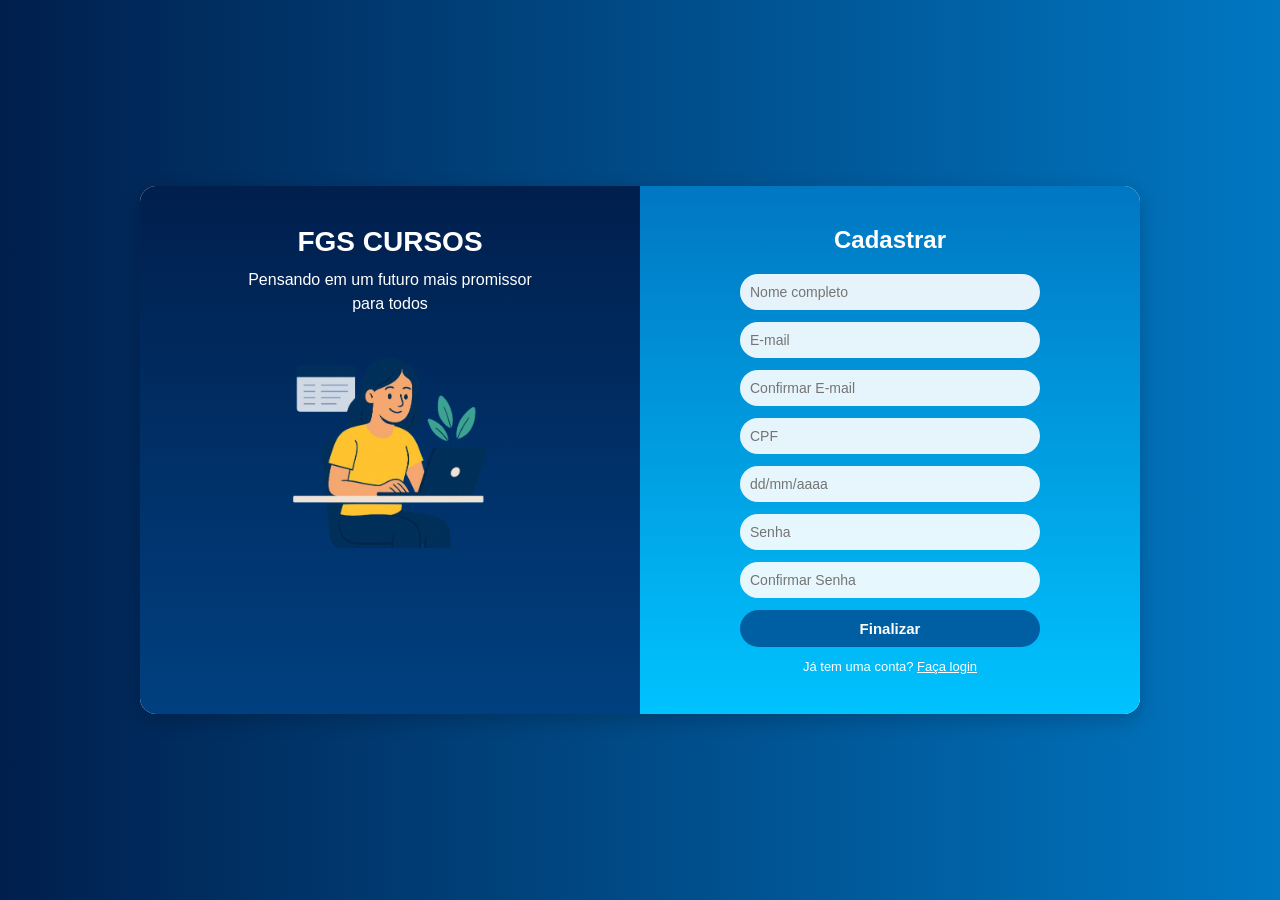
<file: cadastro/cadastro.html>
<!DOCTYPE html>
<html lang="pt-BR">
<head>
  <meta charset="UTF-8" />
  <meta name="viewport" content="width=device-width, initial-scale=1.0"/>
  <title>Cadastro</title>
  <link rel="stylesheet" href="cadastro.css" />
  <link rel="shortcut icon" href="/imagens/cursos/logo.png" type="image/x-icon">
</head>
<body>
  <div class="cadastro-container">
    <div class="info-lado">
      <h1>FGS CURSOS</h1>
      <p>Pensando em um futuro mais promissor<br>para todos</p>
      <img src="/imagens/cursos/ilustraçãoat.png" alt="Ilustração segurança">
    </div>

    <div class="form-lado">
        <form action="processar_cadastro.php" method="POST">
            <h2>Cadastrar</h2>
          
            <input type="text" name="nome" placeholder="Nome completo" required />
            <input type="email" name="email" placeholder="E-mail" required />
            <input type="email" name="confirmar_email" placeholder="Confirmar E-mail" required />
            <input type="text" name="cpf" id="cpf" placeholder="CPF" required />
            <input type="text" name="data_nasc" placeholder="dd/mm/aaaa" required />
            <input type="password" name="senha" placeholder="Senha" required />
            <input type="password" name="confirmar_senha" placeholder="Confirmar Senha" required />
          
            <button type="submit">Finalizar</button>
          
            <p class="login">Já tem uma conta? <a href="/login/login.html">Faça login</a></p>
          </form>
          
    </div>
  </div>
  <script>
    document.getElementById('cpf').addEventListener('input', function (e) {
      let value = e.target.value.replace(/\D/g, ''); // remove tudo que não for número
      if (value.length > 11) value = value.slice(0, 11); // limita a 11 dígitos
      value = value.replace(/(\d{3})(\d)/, '$1.$2');
      value = value.replace(/(\d{3})(\d)/, '$1.$2');
      value = value.replace(/(\d{3})(\d{1,2})$/, '$1-$2');
      e.target.value = value;
    });
  </script>
  
</body>
</html>
</file>
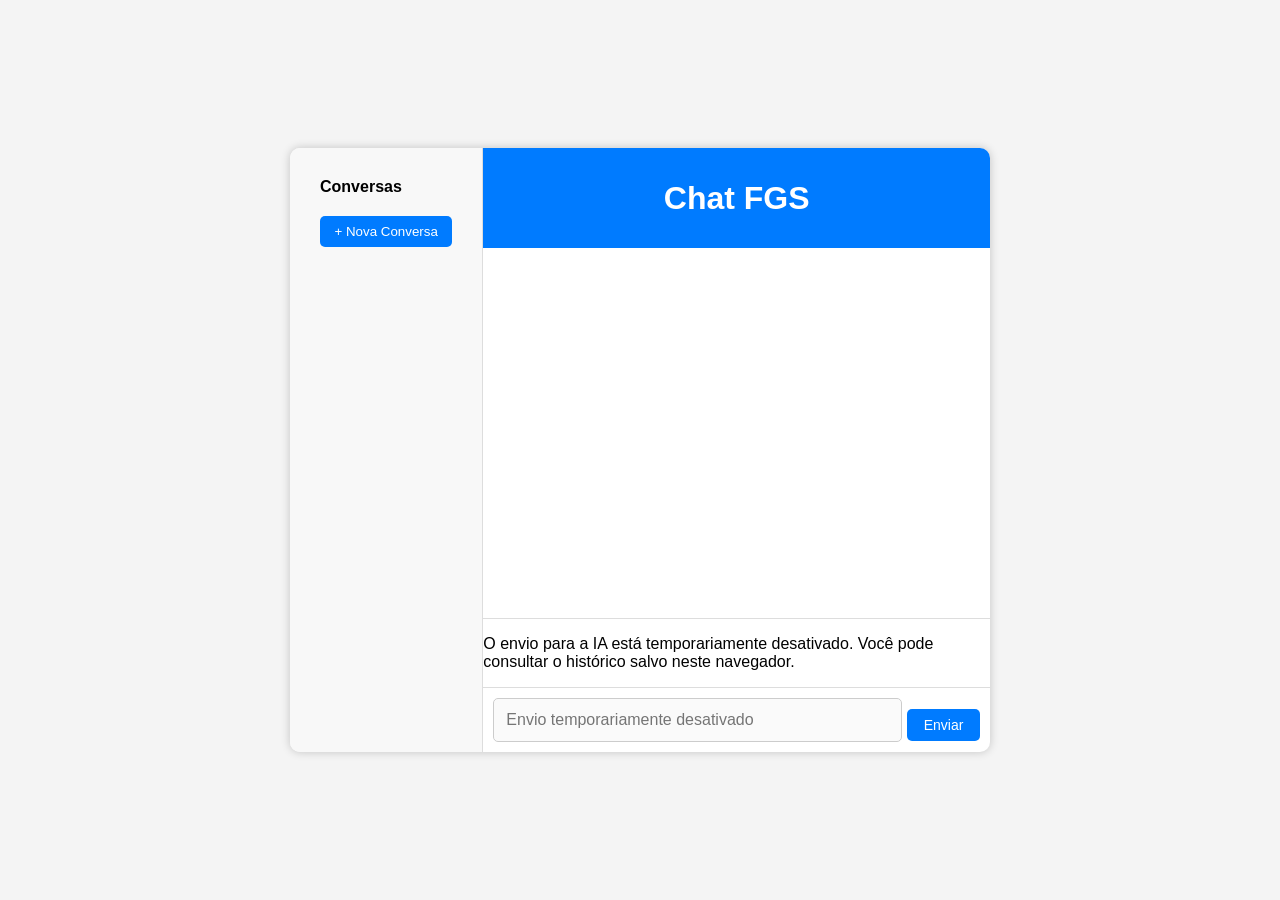
<file: chat/chat.html>
<!DOCTYPE html>
<html lang="pt">
<head>
    <meta charset="UTF-8">
    <meta name="viewport" content="width=device-width, initial-scale=1.0">
    <title>Chat FGS</title>
    <link rel="stylesheet" href="chat.css">
    <link rel="shortcut icon" href="/imagens/cursos/logo.png" type="image/x-icon">
</head>
<body>

    <div id="chat-container">
        <!-- Barra Lateral com Histórico de Conversas -->
        <aside id="history-sidebar">
            <h3>Conversas</h3>
            <ul id="history-list"></ul>
            <button onclick="promptNewChat()">+ Nova Conversa</button>
        </aside>

        <!-- Corpo do Chat -->
        <main id="chat-main">
            <header>
                <!-- <img src="imagens/logo.png" alt="Logo FGS" class="logo"> -->
                <h1>Chat FGS</h1>
            </header>

            <div id="chat-box"></div>

            <p role="status">O envio para a IA está temporariamente desativado. Você pode consultar o histórico salvo neste navegador.</p>
            <div id="input-area">
                <input type="text" id="user-input" placeholder="Envio temporariamente desativado" disabled />
                <button onclick="sendMessage()" id="send-btn" disabled>Enviar</button>
            </div>
        </main>
    </div>

    <script src="chat.js"></script>

</body>
</html>
</file>
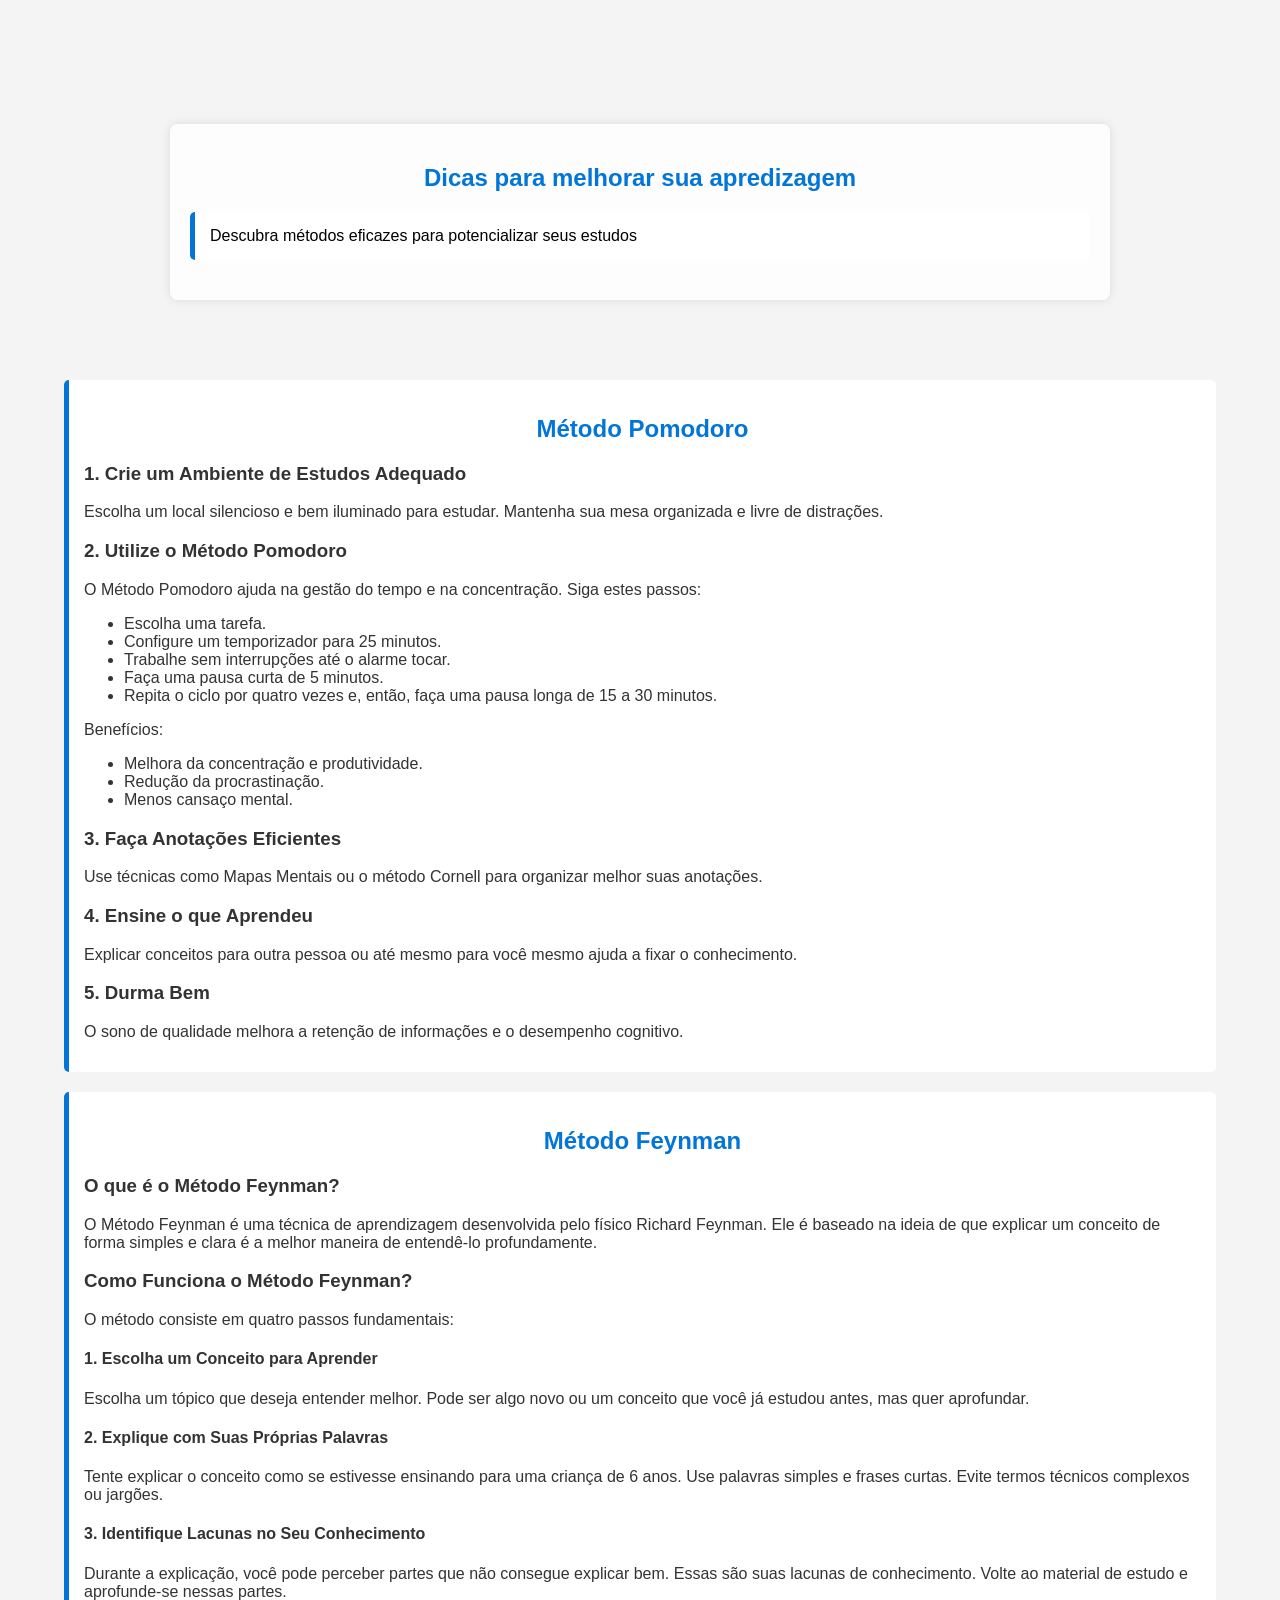
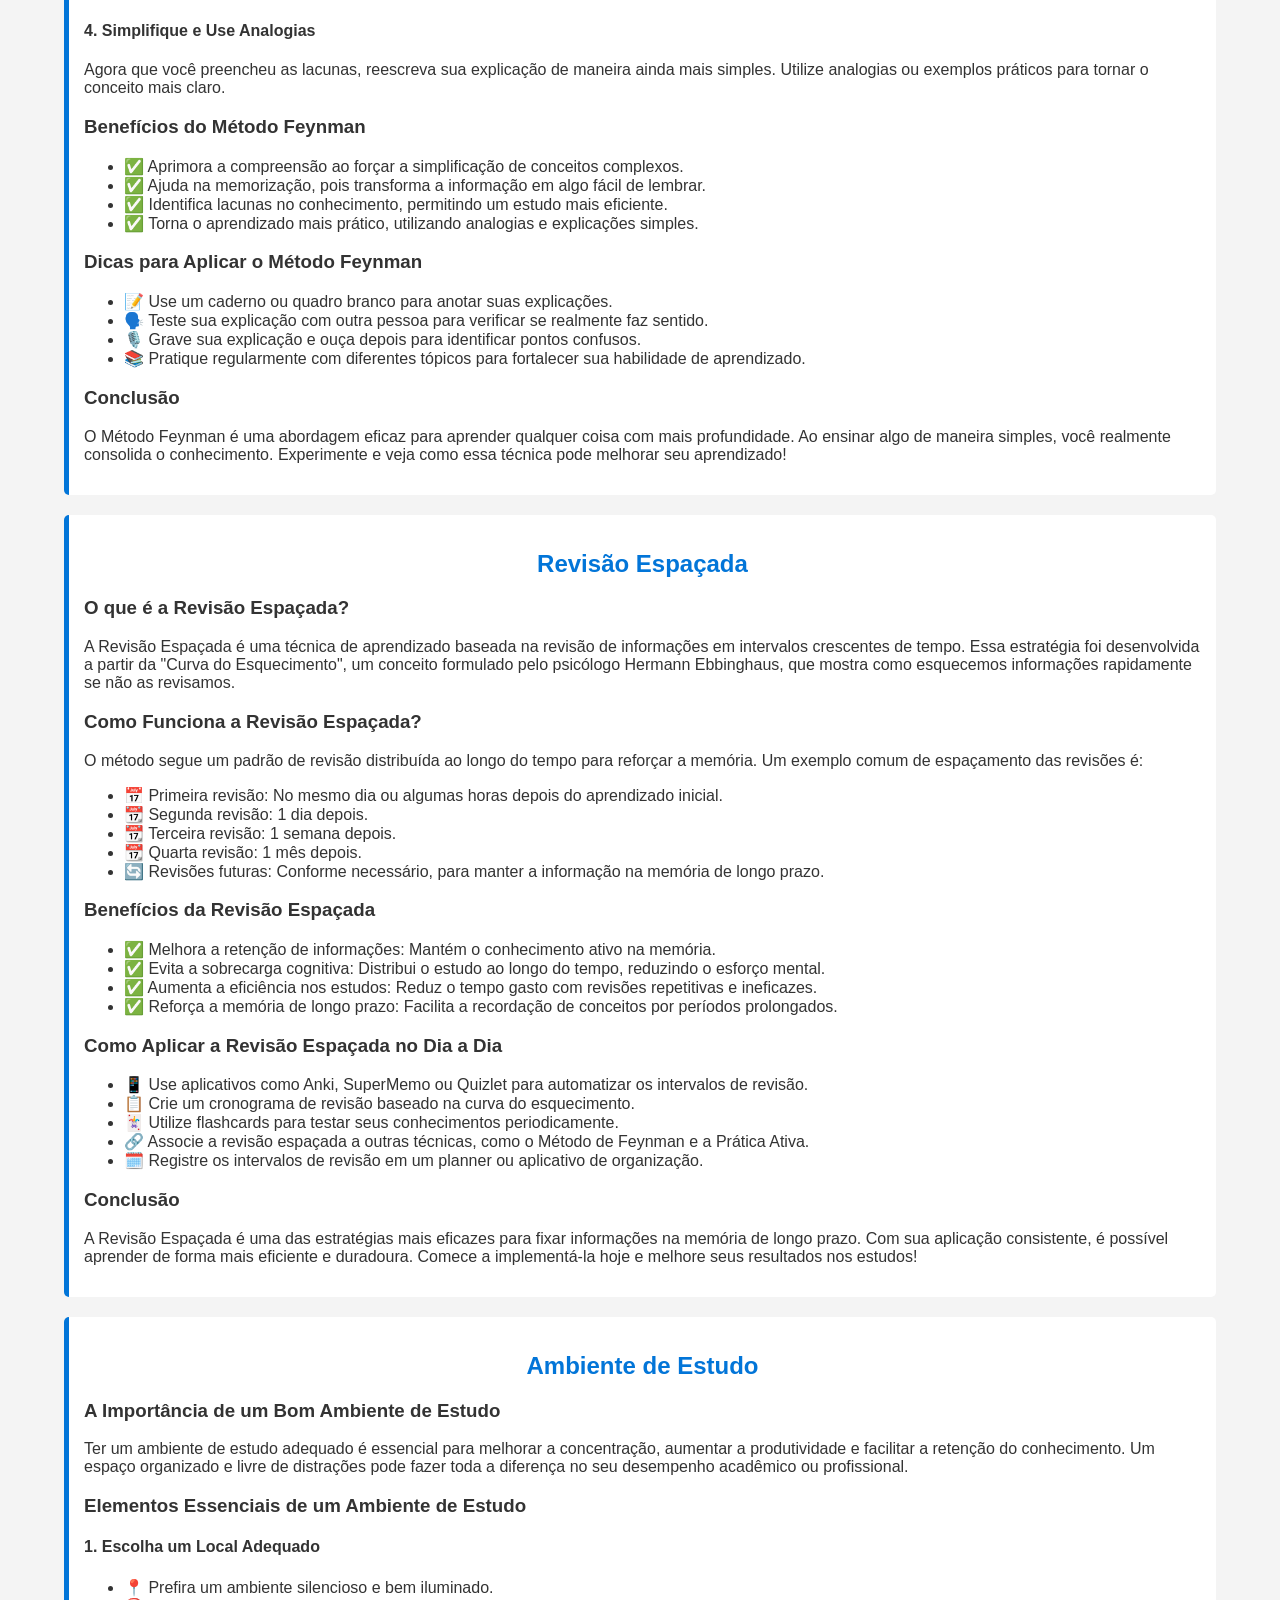
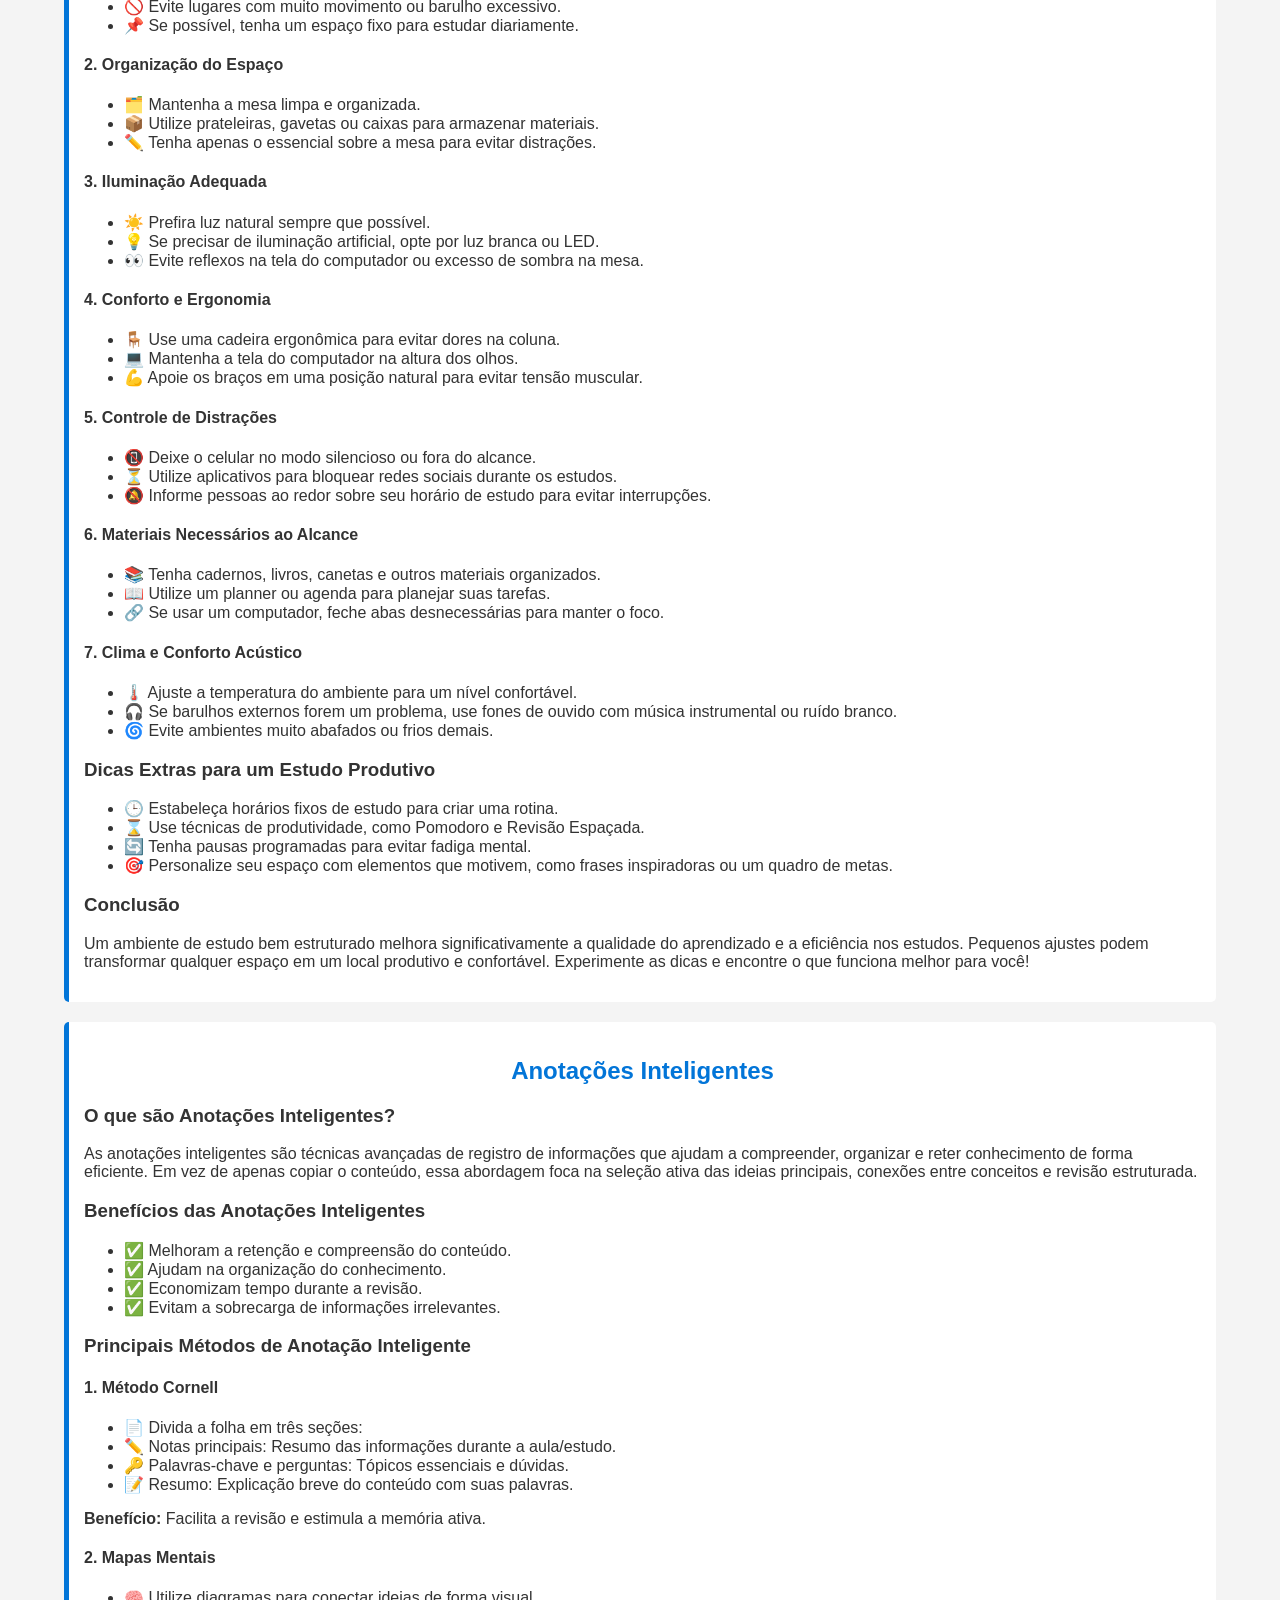
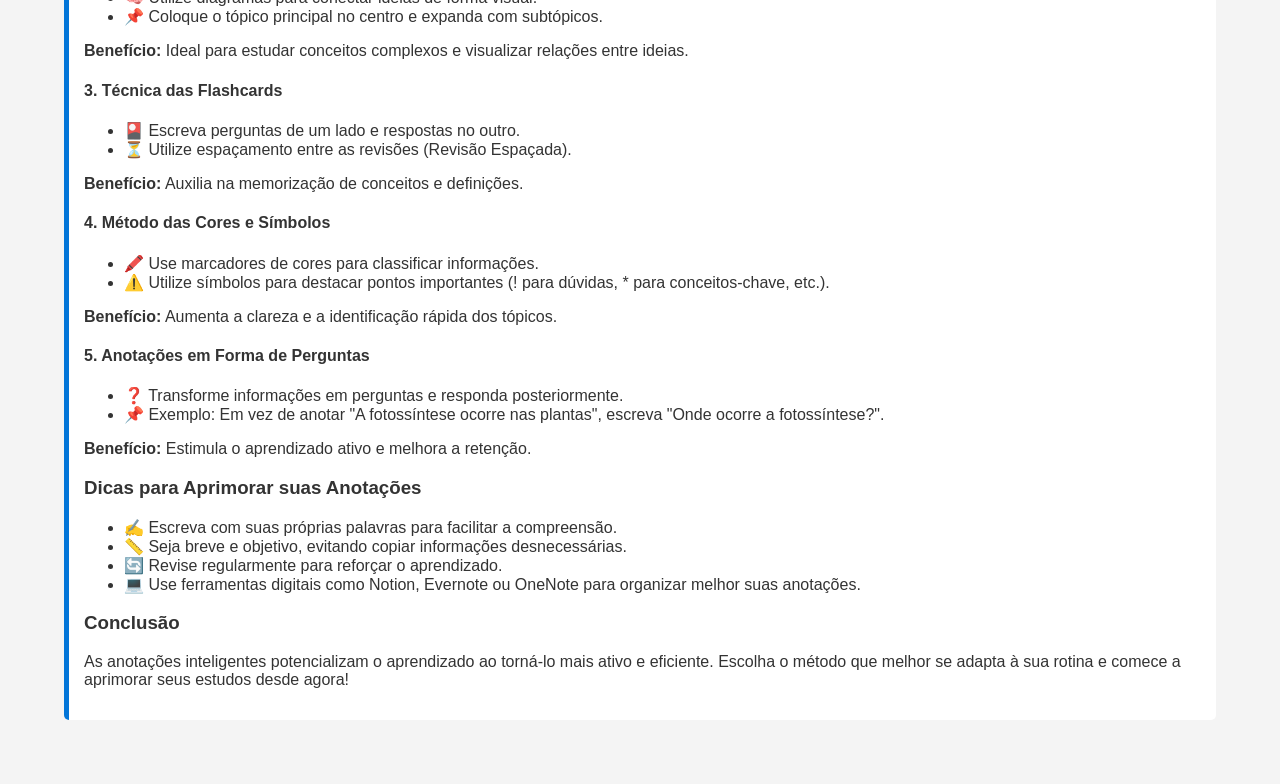
<file: Dicas/dicas.html>
<!DOCTYPE html>
<html lang="pt-BR">
<head>
    <meta charset="UTF-8">
    <meta name="viewport" content="width=device-width, initial-scale=1.0">
    <title>Dicas de Aprendizagem</title>
    <link rel="stylesheet" href="dicas.css">
    <link rel="shortcut icon" href="/imagens/cursos/logo.png" type="image/x-icon">
</head>
<body>
    <video autoplay muted loop id="background-video">
        <source src="/imagens/cursos/videofundo.mp4" type="video/mp4">
        Seu navegador não suporta o formato de vídeo MP4.
      </video>
      
      <div class="content">
        <!-- Aqui fica o conteúdo do seu site -->
        <div class="container">
          <h2>Dicas para melhorar sua apredizagem</h2>
          <div class="dica">Descubra métodos eficazes para potencializar seus estudos</div>
        </div>
      </div>
      
   
    
    <section class="dicas-container">
        <div class="dica">
            <h2>Método Pomodoro</h2>
            <div>              
                <div>
                  <h3>1. Crie um Ambiente de Estudos Adequado</h3>
                  <p>Escolha um local silencioso e bem iluminado para estudar. Mantenha sua mesa organizada e livre de distrações.</p>
                </div>
                
                <div>
                  <h3>2. Utilize o Método Pomodoro</h3>
                  <p>O Método Pomodoro ajuda na gestão do tempo e na concentração. Siga estes passos:</p>
                  <ul>
                    <li>Escolha uma tarefa.</li>
                    <li>Configure um temporizador para 25 minutos.</li>
                    <li>Trabalhe sem interrupções até o alarme tocar.</li>
                    <li>Faça uma pausa curta de 5 minutos.</li>
                    <li>Repita o ciclo por quatro vezes e, então, faça uma pausa longa de 15 a 30 minutos.</li>
                  </ul>
                  <p">Benefícios:</p>
                  <ul>
                    <li>Melhora da concentração e produtividade.</li>
                    <li>Redução da procrastinação.</li>
                    <li>Menos cansaço mental.</li>
                  </ul>
                </div>
                
                <div>
                  <h3>3. Faça Anotações Eficientes</h3>
                  <p>Use técnicas como Mapas Mentais ou o método Cornell para organizar melhor suas anotações.</p>
                </div>
                
                <div>
                  <h3>4. Ensine o que Aprendeu</h3>
                  <p>Explicar conceitos para outra pessoa ou até mesmo para você mesmo ajuda a fixar o conhecimento.</p>
                </div>
                
                <div>
                  <h3>5. Durma Bem</h3>
                  <p>O sono de qualidade melhora a retenção de informações e o desempenho cognitivo.</p>
                </div>
              </div>
        </div>
        
        <div class="dica">
            <h2>Método Feynman</h2>
                <h3>O que é o Método Feynman?</h3>
                <p>O Método Feynman é uma técnica de aprendizagem desenvolvida pelo físico Richard Feynman. Ele é baseado na ideia de que explicar um conceito de forma simples e clara é a melhor maneira de entendê-lo profundamente.</p>
                
                <h3>Como Funciona o Método Feynman?</h3>
                <p>O método consiste em quatro passos fundamentais:</p>
                
                <h4>1. Escolha um Conceito para Aprender</h4>
                <p>Escolha um tópico que deseja entender melhor. Pode ser algo novo ou um conceito que você já estudou antes, mas quer aprofundar.</p>
                
                <h4>2. Explique com Suas Próprias Palavras</h4>
                <p>Tente explicar o conceito como se estivesse ensinando para uma criança de 6 anos. Use palavras simples e frases curtas. Evite termos técnicos complexos ou jargões.</p>
                
                <h4>3. Identifique Lacunas no Seu Conhecimento</h4>
                <p>Durante a explicação, você pode perceber partes que não consegue explicar bem. Essas são suas lacunas de conhecimento. Volte ao material de estudo e aprofunde-se nessas partes.</p>
                
                <h4>4. Simplifique e Use Analogias</h4>
                <p>Agora que você preencheu as lacunas, reescreva sua explicação de maneira ainda mais simples. Utilize analogias ou exemplos práticos para tornar o conceito mais claro.</p>
                
                <h3>Benefícios do Método Feynman</h3>
                <ul>
                    <li>✅ Aprimora a compreensão ao forçar a simplificação de conceitos complexos.</li>
                    <li>✅ Ajuda na memorização, pois transforma a informação em algo fácil de lembrar.</li>
                    <li>✅ Identifica lacunas no conhecimento, permitindo um estudo mais eficiente.</li>
                    <li>✅ Torna o aprendizado mais prático, utilizando analogias e explicações simples.</li>
                </ul>
                
                <h3>Dicas para Aplicar o Método Feynman</h3>
                <ul>
                    <li>📝 Use um caderno ou quadro branco para anotar suas explicações.</li>
                    <li>🗣️ Teste sua explicação com outra pessoa para verificar se realmente faz sentido.</li>
                    <li>🎙️ Grave sua explicação e ouça depois para identificar pontos confusos.</li>
                    <li>📚 Pratique regularmente com diferentes tópicos para fortalecer sua habilidade de aprendizado.</li>
                </ul>
                
                <h3>Conclusão</h3>
                <p>O Método Feynman é uma abordagem eficaz para aprender qualquer coisa com mais profundidade. Ao ensinar algo de maneira simples, você realmente consolida o conhecimento. Experimente e veja como essa técnica pode melhorar seu aprendizado!</p>
            </div>

        <div class="dica">
            <h2>Revisão Espaçada</h2>
            <h3>O que é a Revisão Espaçada?</h3>
            <p>A Revisão Espaçada é uma técnica de aprendizado baseada na revisão de informações em intervalos crescentes de tempo. Essa estratégia foi desenvolvida a partir da "Curva do Esquecimento", um conceito formulado pelo psicólogo Hermann Ebbinghaus, que mostra como esquecemos informações rapidamente se não as revisamos.</p>
            
            <h3>Como Funciona a Revisão Espaçada?</h3>
            <p>O método segue um padrão de revisão distribuída ao longo do tempo para reforçar a memória. Um exemplo comum de espaçamento das revisões é:</p>
            
            <ul>
                <li>📅 Primeira revisão: No mesmo dia ou algumas horas depois do aprendizado inicial.</li>
                <li>📆 Segunda revisão: 1 dia depois.</li>
                <li>📆 Terceira revisão: 1 semana depois.</li>
                <li>📆 Quarta revisão: 1 mês depois.</li>
                <li>🔄 Revisões futuras: Conforme necessário, para manter a informação na memória de longo prazo.</li>
            </ul>
            
            <h3>Benefícios da Revisão Espaçada</h3>
            <ul>
                <li>✅ Melhora a retenção de informações: Mantém o conhecimento ativo na memória.</li>
                <li>✅ Evita a sobrecarga cognitiva: Distribui o estudo ao longo do tempo, reduzindo o esforço mental.</li>
                <li>✅ Aumenta a eficiência nos estudos: Reduz o tempo gasto com revisões repetitivas e ineficazes.</li>
                <li>✅ Reforça a memória de longo prazo: Facilita a recordação de conceitos por períodos prolongados.</li>
            </ul>
            
            <h3>Como Aplicar a Revisão Espaçada no Dia a Dia</h3>
            <ul>
                <li>📱 Use aplicativos como Anki, SuperMemo ou Quizlet para automatizar os intervalos de revisão.</li>
                <li>📋 Crie um cronograma de revisão baseado na curva do esquecimento.</li>
                <li>🃏 Utilize flashcards para testar seus conhecimentos periodicamente.</li>
                <li>🔗 Associe a revisão espaçada a outras técnicas, como o Método de Feynman e a Prática Ativa.</li>
                <li>🗓️ Registre os intervalos de revisão em um planner ou aplicativo de organização.</li>
            </ul>
            
            <h3>Conclusão</h3>
            <p>A Revisão Espaçada é uma das estratégias mais eficazes para fixar informações na memória de longo prazo. Com sua aplicação consistente, é possível aprender de forma mais eficiente e duradoura. Comece a implementá-la hoje e melhore seus resultados nos estudos!</p>
        </div>
        </div>
        
        <div class="dica">
            <h2>Ambiente de Estudo</h2>
            
            <h3>A Importância de um Bom Ambiente de Estudo</h3>
            <p>Ter um ambiente de estudo adequado é essencial para melhorar a concentração, aumentar a produtividade e facilitar a retenção do conhecimento. Um espaço organizado e livre de distrações pode fazer toda a diferença no seu desempenho acadêmico ou profissional.</p>
            
            <h3>Elementos Essenciais de um Ambiente de Estudo</h3>

            <h4>1. Escolha um Local Adequado</h4>
            <ul>
                <li>📍 Prefira um ambiente silencioso e bem iluminado.</li>
                <li>🚫 Evite lugares com muito movimento ou barulho excessivo.</li>
                <li>📌 Se possível, tenha um espaço fixo para estudar diariamente.</li>
            </ul>

            <h4>2. Organização do Espaço</h4>
            <ul>
                <li>🗂️ Mantenha a mesa limpa e organizada.</li>
                <li>📦 Utilize prateleiras, gavetas ou caixas para armazenar materiais.</li>
                <li>✏️ Tenha apenas o essencial sobre a mesa para evitar distrações.</li>
            </ul>

            <h4>3. Iluminação Adequada</h4>
            <ul>
                <li>☀️ Prefira luz natural sempre que possível.</li>
                <li>💡 Se precisar de iluminação artificial, opte por luz branca ou LED.</li>
                <li>👀 Evite reflexos na tela do computador ou excesso de sombra na mesa.</li>
            </ul>

            <h4>4. Conforto e Ergonomia</h4>
            <ul>
                <li>🪑 Use uma cadeira ergonômica para evitar dores na coluna.</li>
                <li>💻 Mantenha a tela do computador na altura dos olhos.</li>
                <li>💪 Apoie os braços em uma posição natural para evitar tensão muscular.</li>
            </ul>

            <h4>5. Controle de Distrações</h4>
            <ul>
                <li>📵 Deixe o celular no modo silencioso ou fora do alcance.</li>
                <li>⏳ Utilize aplicativos para bloquear redes sociais durante os estudos.</li>
                <li>🔕 Informe pessoas ao redor sobre seu horário de estudo para evitar interrupções.</li>
            </ul>

            <h4>6. Materiais Necessários ao Alcance</h4>
            <ul>
                <li>📚 Tenha cadernos, livros, canetas e outros materiais organizados.</li>
                <li>📖 Utilize um planner ou agenda para planejar suas tarefas.</li>
                <li>🔗 Se usar um computador, feche abas desnecessárias para manter o foco.</li>
            </ul>

            <h4>7. Clima e Conforto Acústico</h4>
            <ul>
                <li>🌡️ Ajuste a temperatura do ambiente para um nível confortável.</li>
                <li>🎧 Se barulhos externos forem um problema, use fones de ouvido com música instrumental ou ruído branco.</li>
                <li>🌀 Evite ambientes muito abafados ou frios demais.</li>
            </ul>

            <h3>Dicas Extras para um Estudo Produtivo</h3>
            <ul>
                <li>🕒 Estabeleça horários fixos de estudo para criar uma rotina.</li>
                <li>⌛ Use técnicas de produtividade, como Pomodoro e Revisão Espaçada.</li>
                <li>🔄 Tenha pausas programadas para evitar fadiga mental.</li>
                <li>🎯 Personalize seu espaço com elementos que motivem, como frases inspiradoras ou um quadro de metas.</li>
            </ul>

            <h3>Conclusão</h3>
            <p>Um ambiente de estudo bem estruturado melhora significativamente a qualidade do aprendizado e a eficiência nos estudos. Pequenos ajustes podem transformar qualquer espaço em um local produtivo e confortável. Experimente as dicas e encontre o que funciona melhor para você!</p>
        </div>
        
        <div class="dica">
            <h2>Anotações Inteligentes</h2>
            <h3>O que são Anotações Inteligentes?</h3>
            <p>As anotações inteligentes são técnicas avançadas de registro de informações que ajudam a compreender, organizar e reter conhecimento de forma eficiente. Em vez de apenas copiar o conteúdo, essa abordagem foca na seleção ativa das ideias principais, conexões entre conceitos e revisão estruturada.</p>

            <h3>Benefícios das Anotações Inteligentes</h3>
            <ul>
                <li>✅ Melhoram a retenção e compreensão do conteúdo.</li>
                <li>✅ Ajudam na organização do conhecimento.</li>
                <li>✅ Economizam tempo durante a revisão.</li>
                <li>✅ Evitam a sobrecarga de informações irrelevantes.</li>
            </ul>

            <h3>Principais Métodos de Anotação Inteligente</h3>

            <h4>1. Método Cornell</h4>
            <ul>
                <li>📄 Divida a folha em três seções:</li>
                <li>✏️ Notas principais: Resumo das informações durante a aula/estudo.</li>
                <li>🔑 Palavras-chave e perguntas: Tópicos essenciais e dúvidas.</li>
                <li>📝 Resumo: Explicação breve do conteúdo com suas palavras.</li>
            </ul>
            <p><strong>Benefício:</strong> Facilita a revisão e estimula a memória ativa.</p>

            <h4>2. Mapas Mentais</h4>
            <ul>
                <li>🧠 Utilize diagramas para conectar ideias de forma visual.</li>
                <li>📌 Coloque o tópico principal no centro e expanda com subtópicos.</li>
            </ul>
            <p><strong>Benefício:</strong> Ideal para estudar conceitos complexos e visualizar relações entre ideias.</p>

            <h4>3. Técnica das Flashcards</h4>
            <ul>
                <li>🎴 Escreva perguntas de um lado e respostas no outro.</li>
                <li>⏳ Utilize espaçamento entre as revisões (Revisão Espaçada).</li>
            </ul>
            <p><strong>Benefício:</strong> Auxilia na memorização de conceitos e definições.</p>

            <h4>4. Método das Cores e Símbolos</h4>
            <ul>
                <li>🖍️ Use marcadores de cores para classificar informações.</li>
                <li>⚠️ Utilize símbolos para destacar pontos importantes (! para dúvidas, * para conceitos-chave, etc.).</li>
            </ul>
            <p><strong>Benefício:</strong> Aumenta a clareza e a identificação rápida dos tópicos.</p>

            <h4>5. Anotações em Forma de Perguntas</h4>
            <ul>
                <li>❓ Transforme informações em perguntas e responda posteriormente.</li>
                <li>📌 Exemplo: Em vez de anotar "A fotossíntese ocorre nas plantas", escreva "Onde ocorre a fotossíntese?".</li>
            </ul>
            <p><strong>Benefício:</strong> Estimula o aprendizado ativo e melhora a retenção.</p>

            <h3>Dicas para Aprimorar suas Anotações</h3>
            <ul>
                <li>✍️ Escreva com suas próprias palavras para facilitar a compreensão.</li>
                <li>📏 Seja breve e objetivo, evitando copiar informações desnecessárias.</li>
                <li>🔄 Revise regularmente para reforçar o aprendizado.</li>
                <li>💻 Use ferramentas digitais como Notion, Evernote ou OneNote para organizar melhor suas anotações.</li>
            </ul>

            <h3>Conclusão</h3>
            <p>As anotações inteligentes potencializam o aprendizado ao torná-lo mais ativo e eficiente. Escolha o método que melhor se adapta à sua rotina e comece a aprimorar seus estudos desde agora!</p>
        </div>
        </div>
    </section>
</body>
</html>
</file>
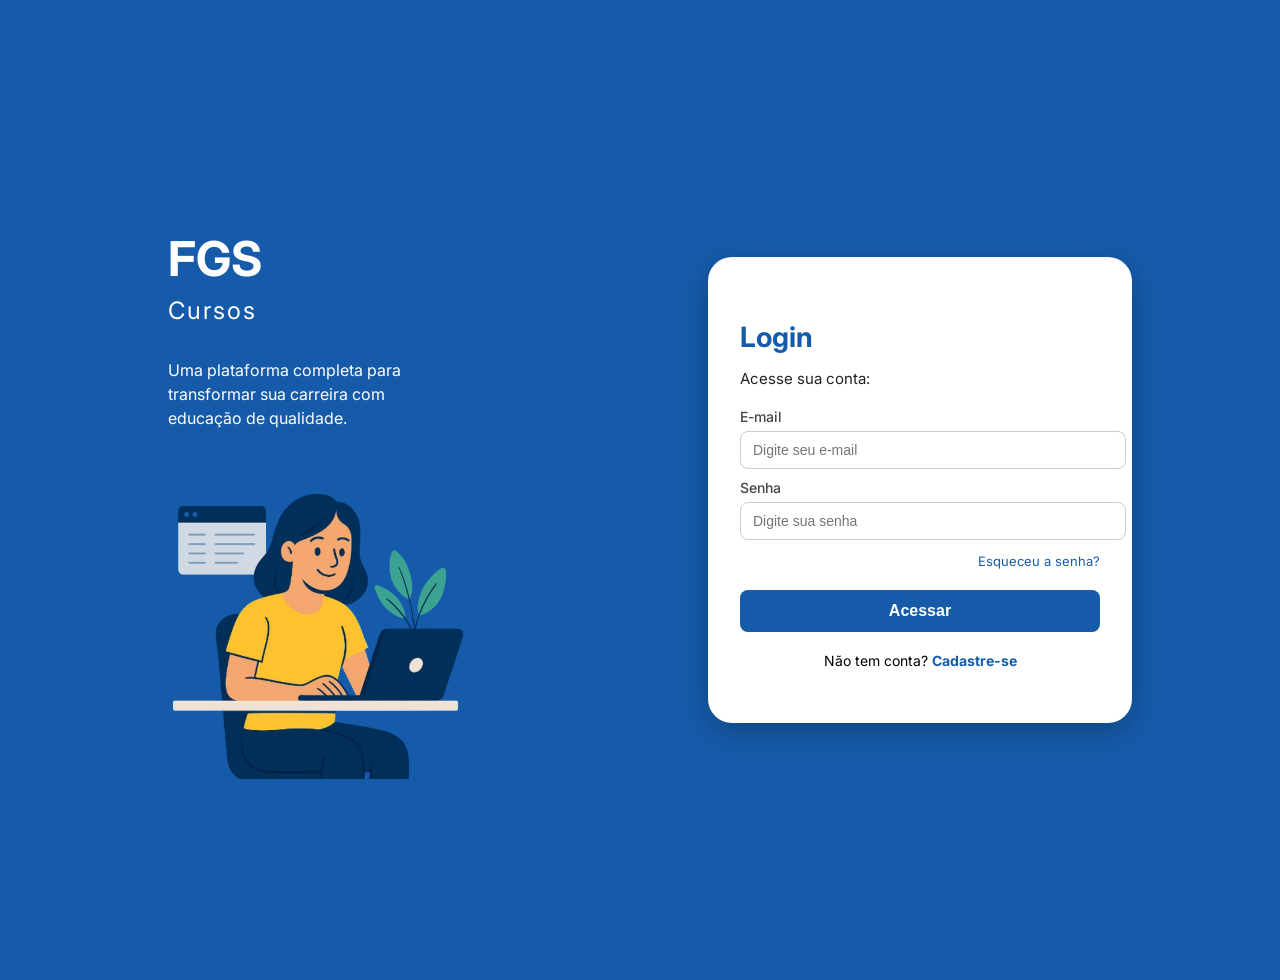
<file: login/login.html>
<!DOCTYPE html>
<html lang="pt-BR">
<head>
  <meta charset="UTF-8" />
  <meta name="viewport" content="width=device-width, initial-scale=1.0"/>
  <title>Login - FGS Cursos</title>
  <link href="https://fonts.googleapis.com/css2?family=Inter:wght@400;600;700&display=swap" rel="stylesheet">
  <link rel="stylesheet" href="login.css">
  <link rel="shortcut icon" href="/imagens/cursos/logo.png" type="image/x-icon">
</head>
<body>
  <div class="page-wrapper">
    <div class="illustration-side">
      <div class="logo">
        <h1>FGS <span class="cursos-texto">Cursos</span></h1>
        <p>Uma plataforma completa para<br>transformar sua carreira com<br>educação de qualidade.</p>
        <img src="/imagens/cursos/ilustraçãoat.png" alt="Ilustração estudante">
      </div>
    </div>

    <div class="login-card">
      <form class="login-form" action="processar_login.php" method="POST">
        <h2>Login</h2>
        <p class="sub">Acesse sua conta:</p>

        <label for="email">E-mail</label>
        <input type="email" id="email" name="email" placeholder="Digite seu e-mail" required>

        <label for="senha">Senha</label>
        <input type="password" id="senha" name="senha" placeholder="Digite sua senha" required>

        <div class="forgot">
          <a href="#">Esqueceu a senha?</a>
        </div>

        <button type="submit">Acessar</button>

        <p class="signup">Não tem conta? <a href="/cadastro/cadastro.html">Cadastre-se</a></p>
      </form>
    </div>
  </div>
</body>
</html>
</file>
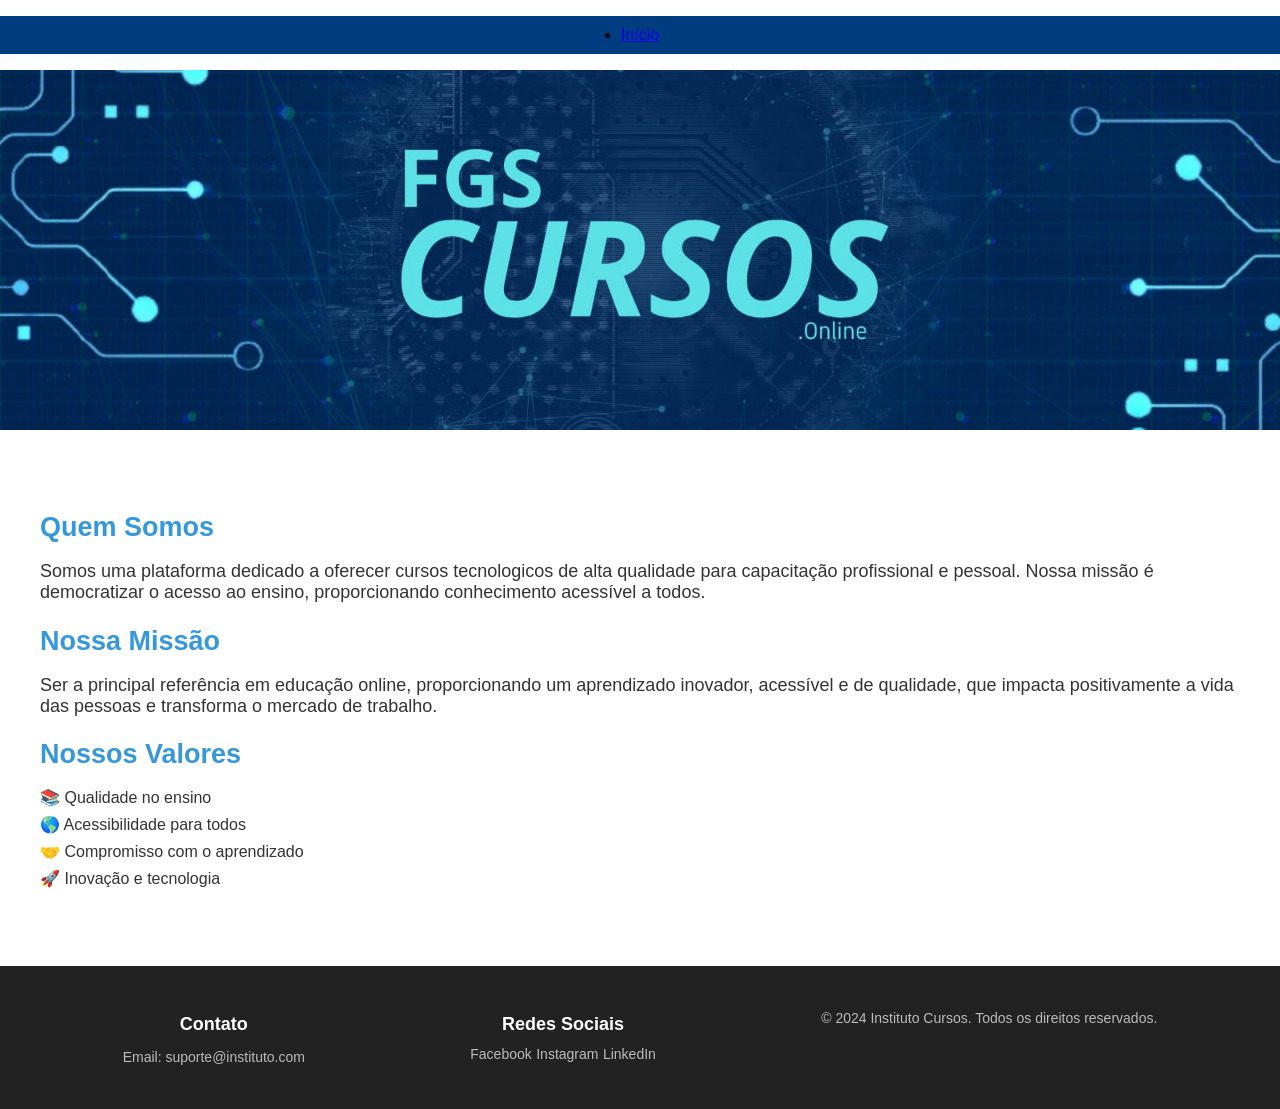
<file: menu/sobre.html>
<!DOCTYPE html>
<html lang="pt-BR">
<head>
    <meta charset="UTF-8">
    <meta name="viewport" content="width=device-width, initial-scale=1.0">
    <title>Sobre o Instituto</title>
    <link rel="stylesheet" href="/styles.css"> <!-- Estilos gerais -->
<link rel="stylesheet" href="sobreinst.css">  <!-- Estilos específicos da página "Sobre" -->
<link rel="shortcut icon" href="/imagens/cursos/logo.png" type="image/x-icon">

</head>
<body>
    <!-- Menu de Navegação -->
    <nav class="navbar">
        <a href="index.html" class="logo"></a>
        <span class="menu-toggle" onclick="toggleMenu()">☰</span>
        <ul class="menu">
            <li><a href="/index.html">Início</a></li>
        </ul>
    </nav>

    <!-- Cabeçalho -->
    <header class="header-sobre">
       
    </header>

    <!-- Seção de Apresentação -->
    <section class="sobre-container">
        <div class="sobre-texto">
            <h2>Quem Somos</h2>
            <p>Somos uma plataforma dedicado a oferecer cursos tecnologicos de alta qualidade para capacitação profissional e pessoal. Nossa missão é democratizar o acesso ao ensino, proporcionando conhecimento acessível a todos.</p>

            <h2>Nossa Missão</h2>
            <p>Ser a principal referência em educação online, proporcionando um aprendizado inovador, acessível e de qualidade, que impacta positivamente a vida das pessoas e transforma o mercado de trabalho.</p>

            <h2>Nossos Valores</h2>
            <ul>
                <li>📚 Qualidade no ensino</li>
                <li>🌎 Acessibilidade para todos</li>
                <li>🤝 Compromisso com o aprendizado</li>
                <li>🚀 Inovação e tecnologia</li>
            </ul>
        </div>

        <!--<div class="sobre-imagem">
            <img src="imagens/instituto.jpg" alt="Imagem do Instituto">
        </div> -->

    </section>

    <!-- Rodapé -->
    <footer class="footer">
        <div class="footer-container">
            <div class="footer-section">
                <h3>Contato</h3>
                <p>Email: <a href="mailto:suporte@instituto.com">suporte@instituto.com</a></p>
            </div>
            <div class="footer-section">
                <h3>Redes Sociais</h3>
                <a href="#" class="social-icon">Facebook</a>
                <a href="#" class="social-icon">Instagram</a>
                <a href="#" class="social-icon">LinkedIn</a>
            </div>
            <div class="footer-section">
                <p>&copy; 2024 Instituto Cursos. Todos os direitos reservados.</p>
            </div>
        </div>
    </footer>

    <script>
        function toggleMenu() {
            document.querySelector(".menu").classList.toggle("active");
        }
    </script>
</body>
</html>
</file>
<file: cadastro/cadastro.css>
* {
    margin: 0;
    padding: 0;
    box-sizing: border-box;
    font-family: 'Arial', sans-serif;
  }
  
  body {
    background: linear-gradient(to right, #001f4d, #0077c2);
    display: flex;
    justify-content: center;
    align-items: center;
    min-height: 100vh;
    padding: 20px;
  }
  
  .cadastro-container {
    display: flex;
    flex-direction: row;
    background: white;
    border-radius: 16px;
    overflow: hidden;
    box-shadow: 0 6px 20px rgba(0, 0, 0, 0.2);
    max-width: 1000px;
    width: 100%;
  }
  
  .info-lado {
    flex: 1;
    background: linear-gradient(to bottom, #001f4d, #004080);
    color: white;
    padding: 40px 30px;
    text-align: center;
  }
  
  .info-lado h1 {
    font-size: 28px;
    margin-bottom: 10px;
  }
  
  .info-lado p {
    font-size: 16px;
    line-height: 1.5;
    margin-bottom: 30px;
  }
  
  .info-lado img {
    max-width: 200px;
    width: 100%;
  }
  
  .form-lado {
    flex: 1;
    padding: 40px 30px;
    background: linear-gradient(to bottom, #0077c2, #00c3ff);
    display: flex;
    align-items: center;
    justify-content: center;
  }
  
  form {
    width: 100%;
    max-width: 300px;
    text-align: center;
  }
  
  form h2 {
    margin-bottom: 20px;
    color: white;
  }
  
  input {
    width: 100%;
    padding: 10px;
    margin-bottom: 12px;
    border: none;
    border-radius: 20px;
    font-size: 14px;
    outline: none;
    background: rgba(255, 255, 255, 0.9);
  }
  
  button {
    width: 100%;
    padding: 10px;
    border: none;
    background: #005fa3;
    color: white;
    font-weight: bold;
    font-size: 15px;
    border-radius: 20px;
    cursor: pointer;
    transition: 0.3s;
  }
  
  button:hover {
    background: #004b85;
  }
  
  .login {
    margin-top: 12px;
    font-size: 13px;
    color: white;
  }
  
  .login a {
    color: #fff;
    text-decoration: underline;
  }
  
  /* Responsividade */
  @media (max-width: 768px) {
    .cadastro-container {
      flex-direction: column;
    }
  
    .info-lado, .form-lado {
      padding: 30px 20px;
    }
  
    .info-lado img {
      max-width: 150px;
    }
  }
</file>
<file: chat/chat.css>
body {
    font-family: Arial, sans-serif;
    background-color: #f4f4f4;
    display: flex;
    justify-content: center;
    align-items: center;
    height: 100vh;
    margin: 0;
}

#chat-container {
    display: flex;
    width: 700px;
    background: white;
    border-radius: 10px;
    box-shadow: 0px 0px 10px rgba(0, 0, 0, 0.2);
    overflow: hidden;
    
}

/* Barra Lateral (Histórico de Conversas) */
#history-sidebar {
    width: 200px;
    background: #f8f8f8;
    padding: 30px;
    border-right: 1px solid #ddd;
    overflow-y: auto;
}

#history-sidebar h3 {
    margin: 0 0 10px;
    font-size: 16px;
}

#history-list {
    list-style: none;
    padding: 0;
    margin: 0;
}

#history-list li {
    padding: 5px;
    cursor: pointer;
    border-bottom: 1px solid #ddd;
    font-size: 14px;
}

#history-list li:hover {
    background: #ddd;
}

button {
    width: 100%;
    margin-top: 10px;
    padding: 8px;
    background: #007bff;
    color: white;
    border: none;
    border-radius: 5px;
    cursor: pointer;
}

/* Corpo do Chat */
#chat-main {
    flex-grow: 1;
    display: flex;
    flex-direction: column;
}

header {
    display: flex;
    align-items: center;
    justify-content: center;
    padding: 10px;
    background: #007bff;
    color: white;
}

.logo {
    width: 40px;
    height: 40px;
    margin-right: 10px;
}

#chat-box {
    flex-grow: 1;
    height: 350px;
    overflow-y: auto;
    padding: 10px;
    border-bottom: 1px solid #ddd;
    display: flex;
    flex-direction: column;
}

.message {
    margin-bottom: 10px;
    padding: 8px;
    border-radius: 5px;
    max-width: 80%;
    word-wrap: break-word;
}

.user-message {
    background: #007bff;
    color: white;
    align-self: flex-end;
    text-align: right;
}

.ai-message {
    background: #ddd;
    color: black;
    align-self: flex-start;
    text-align: left;
}

#input-area {
    display: flex;
    padding: 10px;
    border-top: 1px solid #ddd;
}

#user-input {
    flex-grow: 1;
    padding: 8px;
    border: 1px solid #ccc;
    border-radius: 5px;
}
#input-area {
    display: flex;
    padding: 10px;
    border-top: 1px solid #ddd;
    align-items: center;
}

#user-input {
    flex-grow: 1; /* Ocupa mais espaço */
    padding: 12px; /* Aumenta a área de digitação */
    font-size: 16px;
    border: 1px solid #ccc;
    border-radius: 5px;
    outline: none;
}

#send-btn {
    margin-left: 5px;
    padding: 8px 10px; /* Reduz o tamanho do botão */
    font-size: 14px; /* Reduz a fonte */
    background: #007bff;
    color: white;
    border: none;
    border-radius: 5px;
    cursor: pointer;
    width: 15%;
}

#send-btn:hover {
    background: #0056b3;
}
</file>
<file: Dicas/dicas.css>
/* Garanta que o vídeo ocupe toda a tela e fique atrás de tudo */
#background-video {
    position: fixed;
    top: 0;
    left: 0;
    width: 100%;
    height: 100%;
    object-fit: cover; /* Ajusta o vídeo para cobrir toda a tela */
    z-index: -1; /* Coloca o vídeo atrás de todos os outros elementos */
}

/* Defina as regras gerais do corpo e conteúdo */
body {
    font-family: 'Arial', sans-serif;
    margin: 5%;
    padding: 0;
    background-color: #f4f4f4;
    color: #333;
    overflow-x: hidden; /* Impede que o usuário faça scroll horizontal */
}

.content {
    position: relative; /* Garante que o conteúdo fique acima do vídeo */
    z-index: 1;
    padding: 20px;
    color: black;
}

.container {
    max-width: 900px;
    margin: 40px auto;
    padding: 20px;
    background: rgba(255, 255, 255, 0.8); /* Fundo transparente, mas com sombra */
    box-shadow: 0 0 10px rgba(0, 0, 0, 0.1);
    border-radius: 8px;
}

h2 {
    text-align: center;
    color: #0275d8;
}

.dica {
    background: white;
    margin: 20px 0;
    padding: 15px;
    border-left: 5px solid #0275d8;
    border-radius: 5px;
}

.footer {
    text-align: center;
    padding: 15px;
    background: #0275d8;
    color: white;
    position: relative;
    bottom: 0;
    width: 100%;
}
</file>
<file: login/login.css>
body, html {
    height: 100%;
    margin: 0;
    font-family: 'Inter', sans-serif;
    background-color: #165baa;
  }
  
  .page-wrapper {
    position: relative;
    display: flex;
    align-items: center;
    justify-content: center; /* Centraliza o conteúdo como um todo */
    gap: 60px; /* Diminui o espaço entre os lados */
    height: 100vh;
    padding: 40px;
    background-color: #165baa;
    max-width: 1200px; /* Limita a largura para concentrar mais no centro */
    margin: 0 auto;
  }
  
  /* Ilustração lateral */
  .illustration-side {
    flex: 1;
    color: white;
    max-width: 500px; /* Limita a largura do lado esquerdo */
  }
  
  .logo {
    max-width: 100%;
    padding-left: 20px; /* Reduz espaçamento lateral */
  }
  
  .logo h1 {
    font-size: 48px;
    font-weight: 700;
  }
  
  .logo h1 span {
    display: block;
    font-size: 24px;
    font-weight: 400;
    margin-top: 8px;
    letter-spacing: 2px;
  }
  
  .logo p {
    margin-top: 20px;
    font-size: 16px;
    line-height: 1.5;
  }
  
  .logo img {
    margin-top: 30px;
    width: 100%;
    max-width: 300px;
  }
  
  /* Card flutuante de login */
  .login-card {
    flex: 0 0 360px; /* Mantém o card compacto */
    background: white;
    padding: 40px 32px;
    border-radius: 24px;
    box-shadow: 0px 8px 30px rgba(0, 0, 0, 0.25);
  }
  
  /* Estilo do formulário */
  .login-form h2 {
    font-size: 28px;
    color: #165baa;
    margin-bottom: 5px;
  }
  
  .login-form .sub {
    font-size: 15px;
    color: #222;
    margin-bottom: 20px;
  }
  
  .login-form label {
    font-size: 14px;
    font-weight: 500;
    color: #444;
    margin-top: 10px;
    display: block;
  }
  
  .login-form input {
    width: 100%;
    padding: 10px 12px;
    margin-top: 6px;
    border: 1px solid #ccc;
    border-radius: 8px;
    font-size: 14px;
  }
  
  .forgot {
    text-align: right;
    margin-top: 10px;
    margin-bottom: 20px;
  }
  
  .forgot a {
    font-size: 13px;
    color: #165baa;
    text-decoration: none;
  }
  
  .forgot a:hover {
    text-decoration: underline;
  }
  
  button {
    width: 100%;
    padding: 12px;
    background-color: #165baa;
    color: white;
    font-size: 16px;
    border: none;
    border-radius: 8px;
    cursor: pointer;
    font-weight: 600;
    transition: background 0.3s;
  }
  
  button:hover {
    background-color: #0e4b90;
  }
  
  .signup {
    text-align: center;
    font-size: 14px;
    margin-top: 20px;
  }
  
  .signup a {
    color: #165baa;
    font-weight: bold;
    text-decoration: none;
  }
  
  .signup a:hover {
    text-decoration: underline;
  }
  
  @media (max-width: 768px) {
    .page-wrapper {
      flex-direction: column;
      align-items: center;
      padding: 24px 16px;
      gap: 30px;
    }
  
    .illustration-side {
      order: 1;
      max-width: 100%;
      text-align: center;
    }
  
    .logo {
      padding: 0;
      margin-top: 16px;
    }
  
    .logo img {
      max-width: 220px;
      margin: 0 auto;
    }
  
    .login-card {
      order: 2;
      width: 100%;
      max-width: 380px;
      padding: 32px 20px;
      box-shadow: 0px 6px 20px rgba(0, 0, 0, 0.15);
    }
  
    .logo h1 {
      font-size: 32px;
    }
  
    .logo h1 span {
      font-size: 18px;
    }
  
    .logo p {
      font-size: 14px;
    }
  }
  
  @media (max-width: 480px) {
    .logo h1 {
      font-size: 26px;
    }
  
    .logo h1 span {
      font-size: 14px;
    }
  
    .logo p {
      font-size: 13px;
    }
  
    .login-card h2 {
      font-size: 22px;
    }
  
    .login-form input,
    .login-form button {
      font-size: 14px;
    }
  }
</file>
<file: styles.css>
body {
    margin: 0;
    font-family: Arial, sans-serif;
  }
   /* imagem */
   .header-image-ad {
    max-width: 1200px;
    margin: 40px auto; /* espaçamento em cima/baixo e centraliza */
    padding: 20px;
    background-color: #f9f9f9;
    border-radius: 12px;
    box-shadow: 0 4px 10px rgba(0, 0, 0, 0.1);
  }
  
  .header-ad-image {
    width: 100%;
    height: auto;
    border-radius: 8px;
    display: block;
  }
  

  .top-navbar {
    background-color: white;
    border-bottom: 1px solid #ddd;
    padding: 10px 20px;
    position: sticky;
    top: 0;
    z-index: 999;
  }

  .navbar-container {
    display: flex;
    align-items: center;
    justify-content: space-between;
    flex-wrap: wrap;
  }

  .logo-area img.logo-navbar {
    height: 70px;
  }

  .menu {
    display: flex;
    gap: 20px;
    align-items: center;
  }

  .btn-area {
    display: flex;
    gap: 10px;
  }

  .btn {
    padding: 8px 16px;
    background-color: #003C80;
    color: white;
    border: none;
    border-radius: 5px;
    text-decoration: none;
  }

  .menu-toggle {
    display: none;
    font-size: 28px;
    background: none;
    border: none;
    cursor: pointer;
    color: #003C80;
  }


  
     .course-card.show {
          opacity: 1;
          transform: translateY(0);
      }

       /* Estilo dos botões menu */
     .menu {
  display: flex;
  justify-content: center;
  background-color: #003C80; /* fundo escuro */
  padding: 10px 0;
  box-shadow: 0 2px 5px rgba(224, 220, 220, 0.2);
}

.section-link-button {
  color: #f1f1f1; /* azul claro tipo neon */
  text-decoration: none;
  padding: 8px 16px;
  font-size: 14px;
  font-weight: 500;
  position: relative;
  transition: all 0.2s ease-in-out;
}

.section-link-button::after {
  content: '';
  position: absolute;
  bottom: 4px;
  left: 50%;
  transform: translateX(-50%);
  width: 0px;
  height: 2px;
  background-color: #ff4f4f;
  transition: width 0.3s ease-in-out;
}

.section-link-button:hover::after {
  width: 60%;
}

.section-link-button:hover {
  color: white;
}

      
      

      /* Estilo dos cartões de curso */
      .course-card:hover {
          transform: scale(1.06);
          box-shadow: 0px 6px 12px rgba(0, 0, 0, 0.2);
      }

      /* Imagens dos cursos */
      .course-card img {
          width: 100%;
          border-radius: 10px;
          height: 160px;
          object-fit: cover;
      }

      .courses-section {
          max-width: 1200px;
          margin: 40px auto;
          padding: 0 20px;
      }

      .courses-section h2 {
          text-align: center;
          margin-bottom: 30px;
      }

      .course-grid {
          display: grid;
          grid-template-columns: repeat(auto-fit, minmax(250px, 1fr));
          gap: 20px;
      }
     
/* Grid de cursos */
  .container {
    display: grid;
    grid-template-columns: repeat(auto-fit, minmax(250px, 1fr));
    gap: 20px;
    padding: 20px;
    max-width: 1200px;
    margin: auto;
  }
  
  .course-card {
    background: white;
    padding: 15px;
    box-shadow: 0px 4px 8px rgba(0, 0, 0, 0.15);
    border-radius: 12px;
    text-align: center;
    transition: transform 0.3s, box-shadow 0.3s;
  }
  
  .course-card img {
    width: 100%;
    border-radius: 10px;
    height: 160px;
    object-fit: cover;
  }
  
  .course-card:hover {
    transform: scale(1.06);
    box-shadow: 0px 6px 12px rgba(0, 0, 0, 0.2);
  }
  
  .course-card a {
    display: inline-block;
    padding: 12px 18px;
    background: #3498db;
    color: white;
    text-decoration: none;
    border-radius: 5px;
    margin-top: 10px;
    font-weight: bold;
    transition: background 0.3s, transform 0.2s;
  }
  
  .course-card a:hover {
    background: #2980b9;
    transform: translateY(-2px);
  }
  
  .highlight {
    background-color: #3498db;
    color: black;
    font-weight: bold;
  }
  

  
  /* Footer */
  .footer {
    background-color: #222;
    color: white;
    padding: 10px 0;
    text-align: center;
    margin-top: 30px;
  }
  
  .footer-container {
    display: flex;
    justify-content: space-around;
    flex-wrap: wrap;
    max-width: 1200px;
    margin: auto;
    padding: 10px;
  }
  
  .footer-section {
    margin: 10px;
  }
  
  .footer-section h3 {
    font-size: 18px;
    margin-bottom: 10px;
  }
  
  .footer-section p,
  .footer-section a {
    color: #bbb;
    text-decoration: none;
    font-size: 14px;
  }
  
  .footer-section a:hover {
    color: #3498db;
  }
  


  
  /* Seção de vantagens */
  .advantages-section {
    background-color: #ffffff;
    padding: 60px 20px;
    text-align: center;
  }
  
  .advantages-section h2 {
    font-size: 32px;
    margin-bottom: 40px;
  }
  
  .advantages-grid {
    display: grid;
    grid-template-columns: repeat(auto-fit, minmax(240px, 1fr));
    gap: 30px;
    max-width: 1100px;
    margin: auto;
  }
  
  .advantage-card {
    background: #f2f2f2;
    padding: 20px;
    border-radius: 12px;
    box-shadow: 0 4px 10px rgba(0, 0, 0, 0.1);
  }
  
  .advantage-card img {
    width: 60px;
    margin-bottom: 15px;
  }
  
  /* Seção CTA */
  .cta-section {
    background-color: #007bff;
    color: white;
    padding: 60px 20px;
    text-align: center;
  }
  
  .cta-section h2 {
    font-size: 36px;
    margin-bottom: 10px;
  }
  
  .cta-section p {
    font-size: 18px;
    margin-bottom: 25px;
  }
  
  .cta-btn {
    background-color: #ffffff;
    color: #007bff;
    padding: 14px 28px;
    font-size: 16px;
    border-radius: 8px;
    text-decoration: none;
    font-weight: bold;
    transition: background-color 0.3s;
  }
  
  .cta-btn:hover {
    background-color: #e2e6ea;
  }
  
  /* Carrossel */
  .simple-carousel {
    width: 300px;
    height: 200px;
    margin: 40px auto;
    border-radius: 12px;
    overflow: hidden;
    box-shadow: 0 4px 12px rgba(0, 0, 0, 0.2);
    position: relative;
  }
  
  .simple-carousel img {
    width: 100%;
    height: 100%;
    object-fit: cover;
    transition: opacity 1s ease-in-out;
  }
  @media (max-width: 768px) {
    .menu-toggle {
      display: block;
    }
  
    .menu,
    .btn-area {
      display: none !important; /* força o ocultamento */
      flex-direction: column;
      width: 100%;
      background-color: #384555;
      padding: 10px 0;
      text-align: center;
    }
  
    .menu.active,
    .btn-area.active {
      display: flex !important; /* força mostrar ao clicar */
    }
  
    .menu a,
    .btn-area a {
      padding: 12px;
      border-bottom: 1px solid #444;
    }
  
    .section-link-button {
      font-size: 16px;
      padding: 12px;
      border-radius: 0;
    }
  
    .btn {
      padding: 12px;
      border-radius: 0;
    }
  }
</file>
<file: menu/sobreinst.css>
/* Cabeçalho da página Sobre */
.header-sobre {
    background: url('/imagens/cursos/cursoonline.jpg') no-repeat center center/cover;
    color: white;
    padding: 180px 20px;
    text-align: center;
    font-size: 28px;
    font-weight: bold;
    text-shadow: 2px 2px 5px rgba(0, 0, 0, 0.3);
}

/* Container principal da seção Sobre */
.sobre-container {
    display: flex;
    align-items: center;
    justify-content: center;
    max-width: 1200px;
    margin: 40px auto;
    padding: 20px;
    gap: 30px;
}

/* Texto da seção Sobre */
.sobre-texto {
    flex: 1;
    font-size: 18px;
    color: #333;
}

.sobre-texto h2 {
    color: #3498db;
    margin-bottom: 10px;
}

/* Lista personalizada */
.sobre-texto ul {
    list-style: none;
    padding: 0;
}

.sobre-texto li {
    font-size: 16px;
    margin-bottom: 8px;
}

/* Imagem da seção Sobre */
.sobre-imagem {
    flex: 1;
    text-align: center;
}

.sobre-imagem img {
    width: 100%;
    max-width: 500px;
    border-radius: 10px;
    box-shadow: 0px 4px 8px rgba(0, 0, 0, 0.15);
}

/* Responsividade */
@media (max-width: 768px) {
    .sobre-container {
        flex-direction: column;
        text-align: center;
    }

    .sobre-texto, .sobre-imagem {
        width: 100%;
    }
}
</file>
